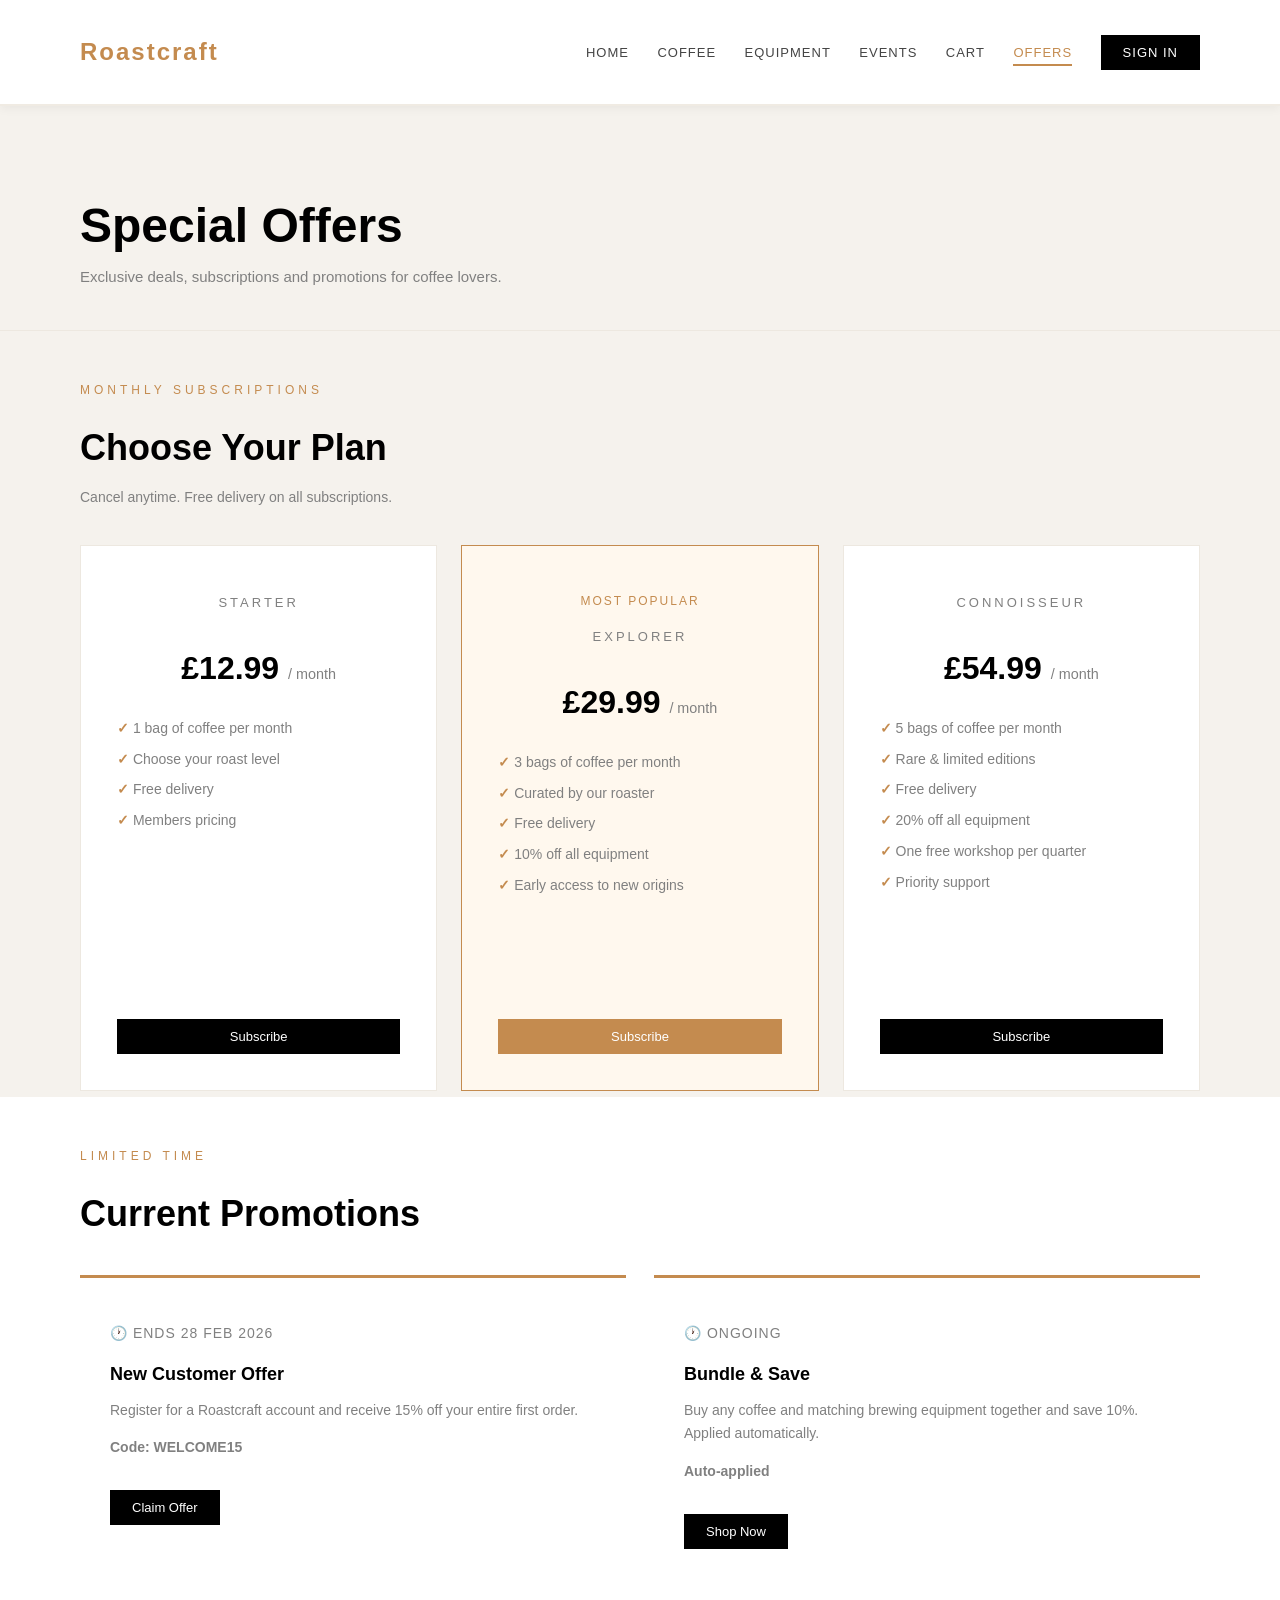
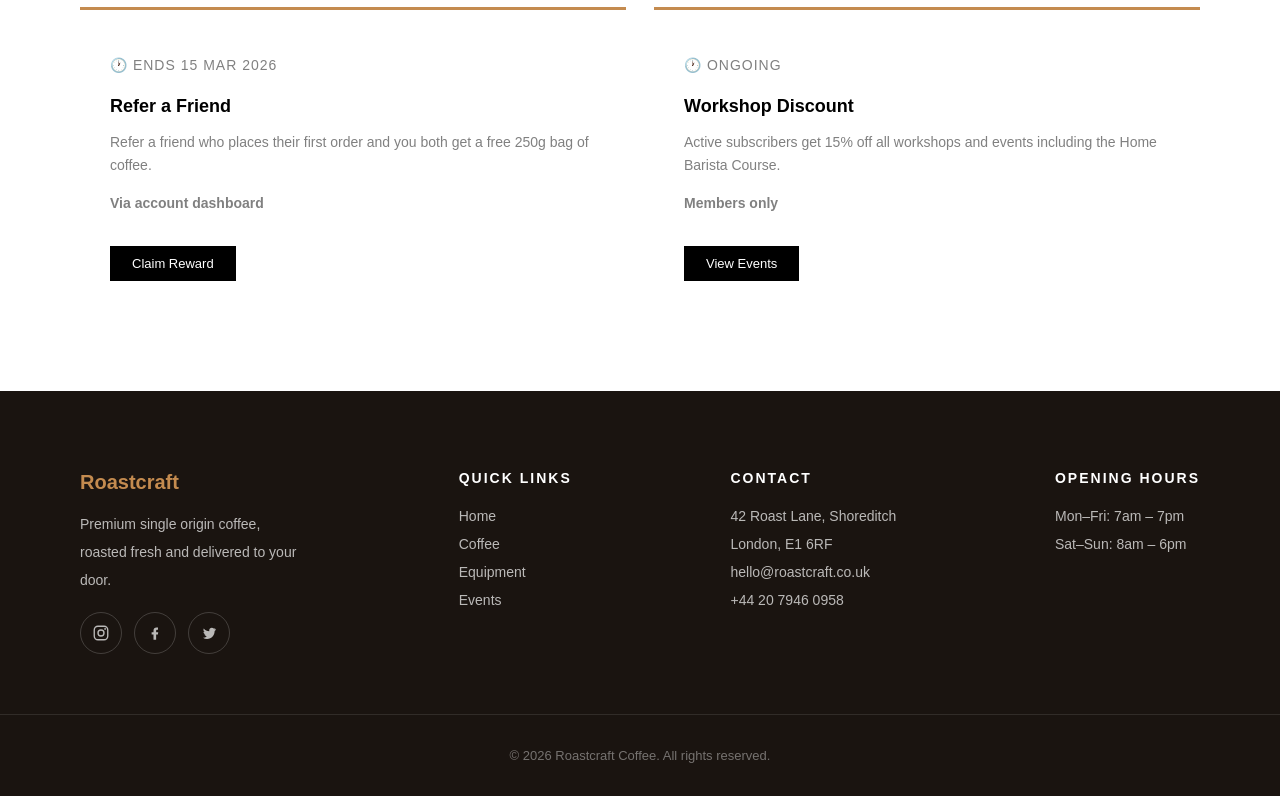
<file: offers.html>
<!DOCTYPE html>
<html lang="en">
<head>

<meta charset="UTF-8">
<meta name="viewport" content="width=device-width, initial-scale=1.0">

<title>Special Offers – Roastcraft</title>

<link rel="stylesheet" href="style.css">

</head>

<body>

<header class="navbar">
<h2 class="logo">Roastcraft</h2>
<nav>
<a href="index.html">Home</a>
<a href="coffee.html">Coffee</a>
<a href="equipment.html">Equipment</a>
<a href="events.html">Events</a>
<a href="cart.html">Cart</a>
<a href="offers.html" class="active-link">Offers</a>
<a class="order-btn" href="signin.html">Sign In</a>
</nav>
</header>

<div class="page-header">
  <h1>Special Offers</h1>
  <p class="page-desc">Exclusive deals, subscriptions and promotions for coffee lovers.</p>
</div>

<section class="coffee-section">

  <p class="section-label">Monthly Subscriptions</p>
  <h2>Choose Your Plan</h2>
  <p style="color:gray; margin-top:-20px; margin-bottom:40px; font-size:14px;">Cancel anytime. Free delivery on all subscriptions.</p>

  <div class="offers-grid">

    <div class="offer-card">
      <p class="offer-plan">Starter</p>
      <p class="offer-price">£12.99 <span>/ month</span></p>
      <ul class="offer-list">
        <li>1 bag of coffee per month</li>
        <li>Choose your roast level</li>
        <li>Free delivery</li>
        <li>Members pricing</li>
      </ul>
      <a href="payment.html?mode=offer&plan=Starter%20Subscription&price=12.99" class="coffee-btn" style="display:block; text-align:center;">Subscribe</a>
    </div>

    <div class="offer-card offer-featured">
      <p class="offer-badge"> Most Popular</p>
      <p class="offer-plan">Explorer</p>
      <p class="offer-price">£29.99 <span>/ month</span></p>
      <ul class="offer-list">
        <li>3 bags of coffee per month</li>
        <li>Curated by our roaster</li>
        <li>Free delivery</li>
        <li>10% off all equipment</li>
        <li>Early access to new origins</li>
      </ul>
      <a href="payment.html?mode=offer&plan=Explorer%20Subscription&price=29.99" class="coffee-btn" style="display:block; text-align:center; background:#c48b4f;">Subscribe</a>
    </div>

    <div class="offer-card">
      <p class="offer-plan">Connoisseur</p>
      <p class="offer-price">£54.99 <span>/ month</span></p>
      <ul class="offer-list">
        <li>5 bags of coffee per month</li>
        <li>Rare & limited editions</li>
        <li>Free delivery</li>
        <li>20% off all equipment</li>
        <li>One free workshop per quarter</li>
        <li>Priority support</li>
      </ul>
      <a href="payment.html?mode=offer&plan=Connoisseur%20Subscription&price=54.99" class="coffee-btn" style="display:block; text-align:center;">Subscribe</a>
    </div>

  </div>

</section>

<section class="coffee-section coffee-section-alt">

  <p class="section-label">Limited Time</p>
  <h2>Current Promotions</h2>

  <div class="promo-grid">

    <div class="promo-card">
      <p class="coffee-origin">🕐 Ends 28 Feb 2026</p>
      <h3>New Customer Offer</h3>
      <p>Register for a Roastcraft account and receive 15% off your entire first order.</p>
      <p class="promo-code">Code: WELCOME15</p>
      <a href="payment.html?mode=offer&plan=Welcome15%20First%20Order%20Offer&price=0.00" class="coffee-btn">Claim Offer</a>
    </div>

    <div class="promo-card">
      <p class="coffee-origin">🕐 Ongoing</p>
      <h3>Bundle & Save</h3>
      <p>Buy any coffee and matching brewing equipment together and save 10%. Applied automatically.</p>
      <p class="promo-code">Auto-applied</p>
      <a href="coffee.html" class="coffee-btn">Shop Now</a>
    </div>

    <div class="promo-card">
      <p class="coffee-origin">🕐 Ends 15 Mar 2026</p>
      <h3>Refer a Friend</h3>
      <p>Refer a friend who places their first order and you both get a free 250g bag of coffee.</p>
      <p class="promo-code">Via account dashboard</p>
      <a href="payment.html?mode=offer&plan=Refer%20a%20Friend%20Reward&price=0.00" class="coffee-btn">Claim Reward</a>
    </div>

    <div class="promo-card">
      <p class="coffee-origin">🕐 Ongoing</p>
      <h3>Workshop Discount</h3>
      <p>Active subscribers get 15% off all workshops and events including the Home Barista Course.</p>
      <p class="promo-code">Members only</p>
      <a href="events.html" class="coffee-btn">View Events</a>
    </div>

  </div>

</section>

<footer class="footer">

  <div class="footer-top">

    <div class="footer-col">
      <h3>Roastcraft</h3>
      <p>Premium single origin coffee, roasted fresh and delivered to your door.</p>
      <div class="footer-social">
        <a href="#" aria-label="Instagram">
          <svg viewBox="0 0 24 24" aria-hidden="true">
            <rect x="3" y="3" width="18" height="18" rx="5" ry="5"></rect>
            <circle cx="12" cy="12" r="4"></circle>
            <circle cx="17.5" cy="6.5" r="1.2" fill="currentColor" stroke="none"></circle>
          </svg>
        </a>
        <a href="#" aria-label="Facebook">
          <svg viewBox="0 0 24 24" aria-hidden="true">
            <path d="M13.5 21v-7h2.4l.4-3h-2.8V9.1c0-.9.3-1.6 1.6-1.6H16V4.8c-.2 0-1-.1-2-.1-2.4 0-4 1.5-4 4.2V11H7.5v3H10v7h3.5z" fill="currentColor" stroke="none"></path>
          </svg>
        </a>
        <a href="#" aria-label="Twitter">
          <svg viewBox="0 0 24 24" aria-hidden="true">
            <path d="M21 6.5c-.6.3-1.3.5-2 .6.7-.4 1.3-1.1 1.6-1.9-.7.4-1.5.7-2.3.9A3.5 3.5 0 0 0 12.3 9c0 .3 0 .6.1.8-2.9-.1-5.6-1.6-7.3-3.8-.3.5-.5 1.1-.5 1.8 0 1.2.6 2.3 1.6 2.9-.6 0-1.1-.2-1.6-.4 0 0 0 .1 0 .1 0 1.7 1.2 3.1 2.8 3.4-.3.1-.6.1-.9.1-.2 0-.4 0-.7-.1.4 1.4 1.8 2.4 3.3 2.4A7 7 0 0 1 4 18.3 9.9 9.9 0 0 0 9.4 20c6.5 0 10.1-5.5 10.1-10.2v-.5c.7-.5 1.2-1 1.5-1.8z" fill="currentColor" stroke="none"></path>
          </svg>
        </a>
      </div>
    </div>

    <div class="footer-col">
      <h4>Quick Links</h4>
      <a href="index.html">Home</a>
      <a href="coffee.html">Coffee</a>
      <a href="equipment.html">Equipment</a>
      <a href="events.html">Events</a>
    </div>

    <div class="footer-col">
      <h4>Contact</h4>
      <p>42 Roast Lane, Shoreditch</p>
      <p>London, E1 6RF</p>
      <p>hello@roastcraft.co.uk</p>
      <p>+44 20 7946 0958</p>
    </div>

    <div class="footer-col">
      <h4>Opening Hours</h4>
      <p>Mon–Fri: 7am – 7pm</p>
      <p>Sat–Sun: 8am – 6pm</p>
    </div>

  </div>

  <div class="footer-bottom">
    <p>© 2026 Roastcraft Coffee. All rights reserved.</p>
  </div>

</footer>

<script src="script.js"></script>

</body>
</html>
</file>
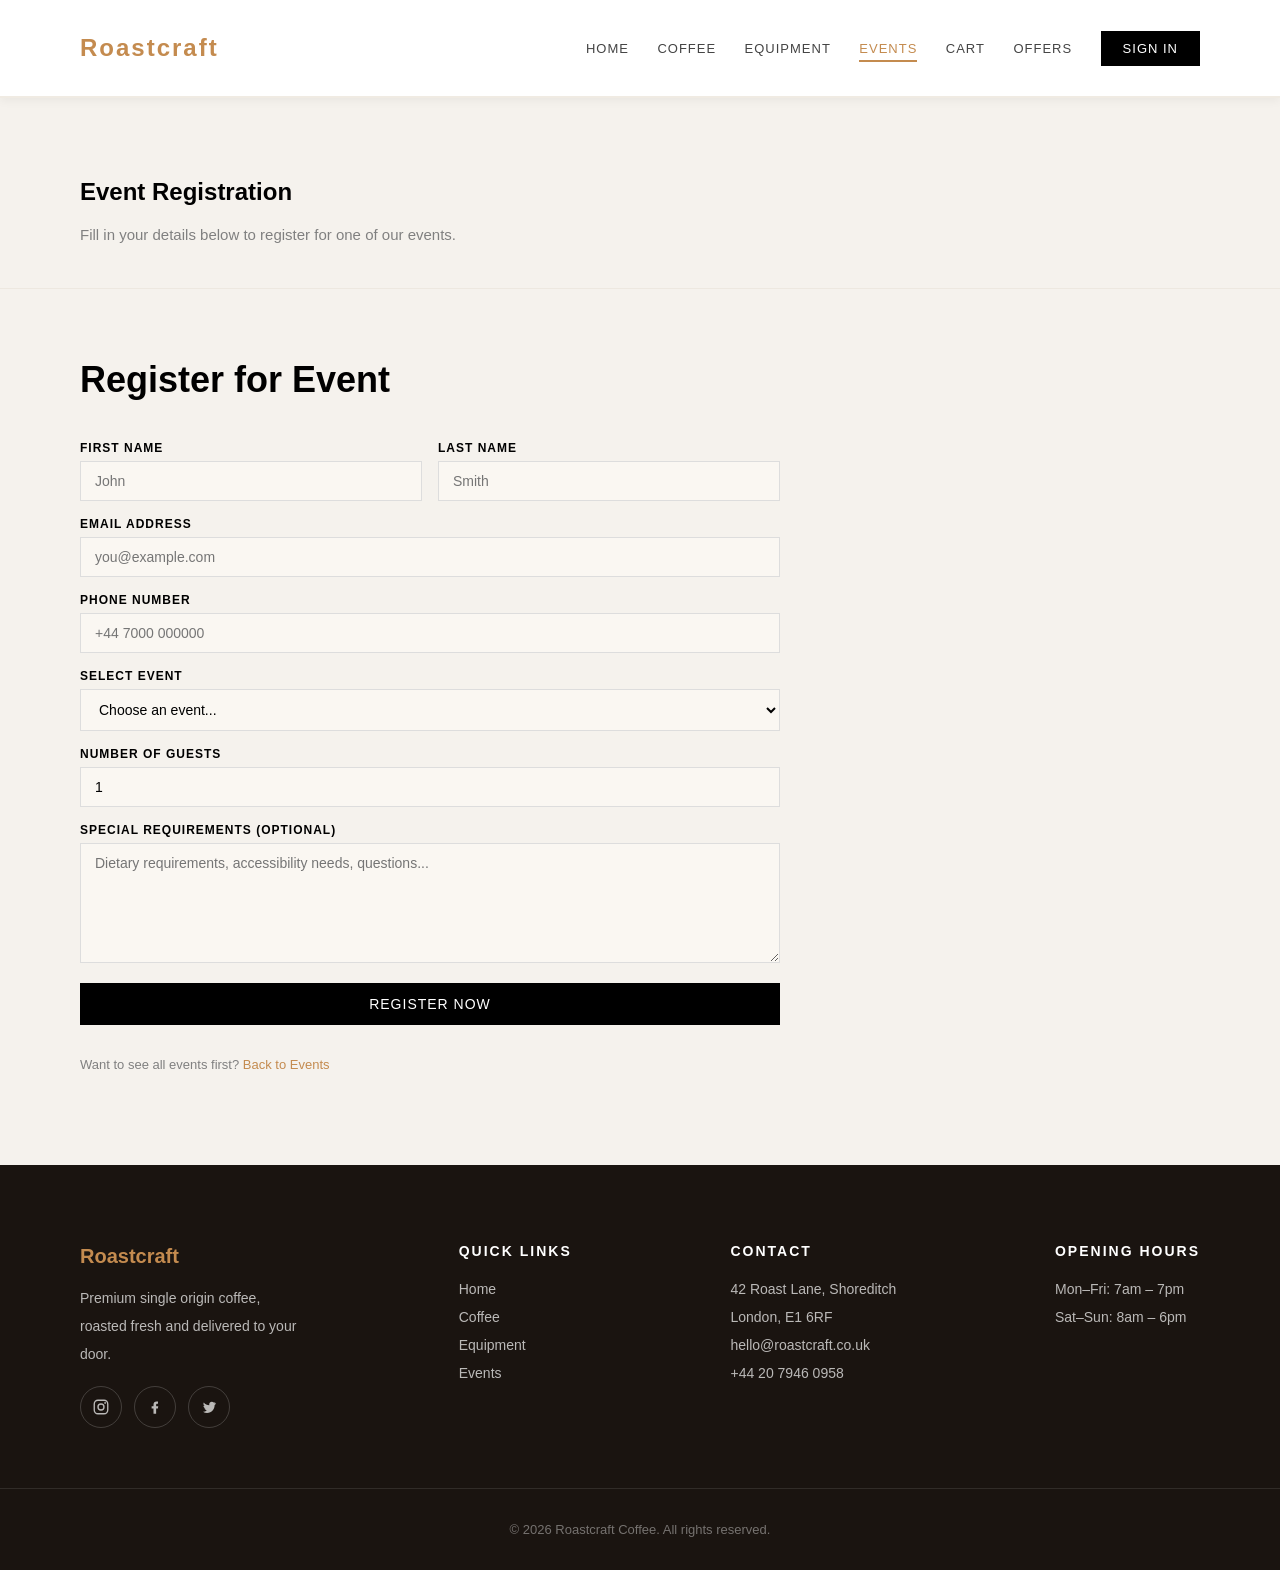
<file: register.html>
<!DOCTYPE html>
<html lang="en">
<head>

<meta charset="UTF-8">
<meta name="viewport" content="width=device-width, initial-scale=1.0">

<title>Register for Event – Roastcraft</title>

<link rel="stylesheet" href="style.css">

</head>

<body>

<header class="navbar">

<h1 class="logo">Roastcraft</h1>

<nav>

<a href="index.html">Home</a>
<a href="coffee.html">Coffee</a>
<a href="equipment.html">Equipment</a>
<a href="events.html" class="active-link">Events</a>
<a href="cart.html">Cart</a>
<a href="offers.html">Offers</a>

<a class="order-btn" href="signin.html">Sign In</a>

</nav>

</header>

<div class="page-header">
  <h2>Event Registration</h2>
  <p class="page-desc">Fill in your details below to register for one of our events.</p>
</div>

<section class="coffee-section">
  <h2>Register for Event</h2>

  <div style="max-width:700px;">

    <div id="form-success" style="display:none; background:#e8f5e9; border-left:4px solid #4caf50; padding:16px 20px; margin-bottom:24px;">
      <strong>Registration received!</strong> We'll be in touch with confirmation details shortly.
    </div>

    <form id="event-form">

      <div class="form-row">
        <div class="form-group">
          <label>First Name</label>
          <input type="text" placeholder="John" required>
        </div>
        <div class="form-group">
          <label>Last Name</label>
          <input type="text" placeholder="Smith" required>
        </div>
      </div>

      <div class="form-group">
        <label>Email Address</label>
        <input type="email" placeholder="you@example.com" required>
      </div>

      <div class="form-group">
        <label>Phone Number</label>
        <input type="tel" placeholder="+44 7000 000000">
      </div>

      <div class="form-group">
        <label>Select Event</label>
        <select required>
          <option value="" disabled selected>Choose an event...</option>
          <option>Coffee Tasting Session – 15 Feb · £25</option>
          <option>Brewing Masterclass – 22 Feb · £40</option>
          <option>Meet the Roaster – 1 Mar · Free</option>
          <option>Latte Art for Beginners – 8 Mar · £35</option>
          <option>Origin Story: Ethiopia – 15 Mar · £20</option>
          <option>Home Barista Course – 29 Mar · £95</option>
        </select>
      </div>

      <div class="form-group">
        <label>Number of Guests</label>
        <input type="number" min="1" max="10" placeholder="1" value="1">
      </div>

      <div class="form-group">
        <label>Special Requirements (optional)</label>
        <textarea placeholder="Dietary requirements, accessibility needs, questions..."></textarea>
      </div>

      <button type="submit" class="auth-submit">Register Now</button>

      <p style="margin-top:16px; font-size:13px; color:gray;">
        Want to see all events first?
        <a href="events.html" style="color:#c48b4f; text-decoration:none;">Back to Events</a>
      </p>

    </form>

  </div>

</section>

<footer class="footer">

  <div class="footer-top">

    <div class="footer-col">
      <h3>Roastcraft</h3>
      <p>Premium single origin coffee, roasted fresh and delivered to your door.</p>
      <div class="footer-social">
        <a href="#" aria-label="Instagram">
          <svg viewBox="0 0 24 24" aria-hidden="true">
            <rect x="3" y="3" width="18" height="18" rx="5" ry="5"></rect>
            <circle cx="12" cy="12" r="4"></circle>
            <circle cx="17.5" cy="6.5" r="1.2" fill="currentColor" stroke="none"></circle>
          </svg>
        </a>
        <a href="#" aria-label="Facebook">
          <svg viewBox="0 0 24 24" aria-hidden="true">
            <path d="M13.5 21v-7h2.4l.4-3h-2.8V9.1c0-.9.3-1.6 1.6-1.6H16V4.8c-.2 0-1-.1-2-.1-2.4 0-4 1.5-4 4.2V11H7.5v3H10v7h3.5z" fill="currentColor" stroke="none"></path>
          </svg>
        </a>
        <a href="#" aria-label="Twitter">
          <svg viewBox="0 0 24 24" aria-hidden="true">
            <path d="M21 6.5c-.6.3-1.3.5-2 .6.7-.4 1.3-1.1 1.6-1.9-.7.4-1.5.7-2.3.9A3.5 3.5 0 0 0 12.3 9c0 .3 0 .6.1.8-2.9-.1-5.6-1.6-7.3-3.8-.3.5-.5 1.1-.5 1.8 0 1.2.6 2.3 1.6 2.9-.6 0-1.1-.2-1.6-.4 0 0 0 .1 0 .1 0 1.7 1.2 3.1 2.8 3.4-.3.1-.6.1-.9.1-.2 0-.4 0-.7-.1.4 1.4 1.8 2.4 3.3 2.4A7 7 0 0 1 4 18.3 9.9 9.9 0 0 0 9.4 20c6.5 0 10.1-5.5 10.1-10.2v-.5c.7-.5 1.2-1 1.5-1.8z" fill="currentColor" stroke="none"></path>
          </svg>
        </a>
      </div>
    </div>

    <div class="footer-col">
      <h4>Quick Links</h4>
      <a href="index.html">Home</a>
      <a href="coffee.html">Coffee</a>
      <a href="equipment.html">Equipment</a>
      <a href="events.html">Events</a>
    </div>

    <div class="footer-col">
      <h4>Contact</h4>
      <p>42 Roast Lane, Shoreditch</p>
      <p>London, E1 6RF</p>
      <p>hello@roastcraft.co.uk</p>
      <p>+44 20 7946 0958</p>
    </div>

    <div class="footer-col">
      <h4>Opening Hours</h4>
      <p>Mon–Fri: 7am – 7pm</p>
      <p>Sat–Sun: 8am – 6pm</p>
    </div>

  </div>

  <div class="footer-bottom">
    <p>© 2026 Roastcraft Coffee. All rights reserved.</p>
  </div>

</footer>

<script>
document.getElementById('event-form').addEventListener('submit', function(e){
  e.preventDefault();
  document.getElementById('form-success').style.display = 'block';
  this.reset();
  window.scrollTo({ top: 0, behavior: 'smooth' });
});
</script>

<script src="script.js"></script>

</body>
</html>
</file>
<file: style.css>
body{
font-family: Arial;
margin:0;
background:#f5f2ed;
}


.navbar{
display:flex;
justify-content:space-between;
align-items:center;
padding:18px 80px;
background:white;
border-bottom:2px solid #f0ebe3;
position:sticky;
top:0;
z-index:100;
box-shadow:0 2px 10px rgba(0,0,0,0.06);
}

.navbar a{
margin-left:24px;
text-decoration:none;
color:#444;
font-size:13px;
letter-spacing:1px;
text-transform:uppercase;
font-weight:500;
padding-bottom:4px;
border-bottom:2px solid transparent;
transition:color 0.2s, border-bottom 0.2s;
}

.navbar a:hover{
color:#c48b4f;
border-bottom:2px solid #c48b4f;
}

.logo{
color:#c48b4f;
font-size:1.5rem;
letter-spacing:2px;
}

.order-btn{
background:black !important;
color:white !important;
padding:10px 22px !important;
border-bottom:none !important;
font-size:13px;
letter-spacing:1px;
transition:background 0.2s !important;
}

.order-btn:hover{
background:#c48b4f !important;
color:white !important;
border-bottom:none !important;
}


.hero{
text-align:center;
margin-top:120px;
margin-bottom:120px;
}

.hero h1{
font-size:70px;
}

.hero span{
color:#c48b4f;
}

.small-text{
letter-spacing:3px;
}

.desc{
color:gray;
}

.buttons{
margin-top:30px;
}

.btn1{
background:black;
color:white;
padding:12px 30px;
border:none;
cursor:pointer;
}

.btn1:hover{
background:#c48b4f;
}

.btn2{
padding:12px 30px;
border:1px solid black;
background:white;
cursor:pointer;
}

.btn2:hover{
background:black;
color:white;
}

a.btn1, a.btn2{
text-decoration:none;
display:inline-block;
}


.popup{
display:none;
position:fixed;
top:0;
left:0;
width:100%;
height:100%;
background:rgba(0,0,0,0.5);
z-index:999;
}

.popup-content{
background:white;
padding:30px;
width:300px;
margin:200px auto;
text-align:center;
position:relative;
border-radius:12px;
}

.popup-close{
position:absolute;
top:10px;
right:14px;
background:none;
border:none;
font-size:20px;
cursor:pointer;
color:gray;
}

.signup-btn{
display:inline-block;
background:#c48b4f;
color:white;
padding:10px 24px;
text-decoration:none;
margin-bottom:10px;
}

.popup-form{
display:flex;
flex-direction:column;
gap:10px;
margin:16px 0;
}

.captcha-box{
display:flex;
align-items:center;
justify-content:space-between;
gap:10px;
padding:10px 12px;
background:#faf7f2;
border:1.5px solid #ddd;
}

.captcha-question{
font-size:14px;
font-weight:600;
color:#333;
}

.captcha-refresh{
background:none;
border:none;
color:#c48b4f;
font-family:Arial;
font-size:13px;
cursor:pointer;
}

.captcha-refresh:hover{
text-decoration:underline;
}

.popup-form input{
padding:11px 14px;
border:1.5px solid #ddd;
font-family:Arial;
font-size:14px;
outline:none;
}

.popup-form input:focus{
border-color:#c48b4f;
}

.popup-form button{
background:black;
color:white;
padding:12px;
border:none;
font-family:Arial;
font-size:14px;
letter-spacing:1px;
text-transform:uppercase;
cursor:pointer;
}

.popup-form button:hover{
background:#c48b4f;
}

.popup-small{
font-size:12px;
color:gray;
margin-top:8px;
}

.popup-small a{
color:#c48b4f;
text-decoration:none;
}


.login-container{
width:300px;
margin:150px auto;
text-align:center;
}

.login-container input{
display:block;
width:100%;
padding:10px;
margin:10px 0;
}


.slideshow{
position:relative;
width:100%;
height:clamp(360px, 58vw, 520px);
overflow:hidden;
background:#20140d;
}

.slide{
position:absolute;
top:0;
left:0;
width:100%;
height:100%;
display:flex;
justify-content:center;
align-items:center;
opacity:0;
transition:opacity 0.8s ease;
pointer-events:none;
}

.slide.active{
opacity:1;
pointer-events:all;
}

.slide img{
position:absolute;
width:100%;
height:100%;
object-fit:cover;
object-position:center;
top:0;
left:0;
z-index:0;
display:block;
}

.slide::after{
content:'';
position:absolute;
top:0;
left:0;
width:100%;
height:100%;
background:rgba(0,0,0,0.45);
z-index:1;
}

.slide-text{
position:relative;
z-index:2;
text-align:center;
color:white;
padding:20px;
}

.slide-tag{
font-size:12px;
letter-spacing:4px;
color:#c48b4f;
margin-bottom:16px;
}

.slide-text h2{
font-size:52px;
font-weight:700;
line-height:1.1;
margin-bottom:16px;
}

.slide-text h2 span{
color:#c48b4f;
font-style:italic;
}

.slide-desc{
font-size:16px;
color:rgba(255,255,255,0.7);
max-width:400px;
margin:0 auto;
}

@media (max-width:768px){
.slideshow{
height:340px;
}

.slide img{
object-fit:contain;
}

.slide-text{
padding:18px;
}

.slide-text h2{
font-size:36px;
}
}

.slide-arrow{
position:absolute;
top:50%;
transform:translateY(-50%);
background:rgba(255,255,255,0.15);
color:white;
border:none;
font-size:22px;
padding:12px 18px;
cursor:pointer;
z-index:3;
}

.slide-arrow:hover{
background:#c48b4f;
}

.slide-arrow.left{ left:24px; }
.slide-arrow.right{ right:24px; }

.slide-dots{
position:absolute;
bottom:18px;
width:100%;
text-align:center;
z-index:3;
}

.dot{
display:inline-block;
width:10px;
height:10px;
margin:0 5px;
background:rgba(255,255,255,0.4);
border-radius:50%;
cursor:pointer;
}

.dot.active{
background:#c48b4f;
}


.why-us{
text-align:center;
padding:80px 40px;
background:white;
}

.why-tag{
font-size:12px;
letter-spacing:4px;
color:#c48b4f;
margin-bottom:10px;
}

.why-us h2{
font-size:36px;
margin-bottom:50px;
}

.why-cards{
display:flex;
justify-content:center;
gap:40px;
flex-wrap:wrap;
}

.why-card{
width:250px;
padding:30px;
border-top:3px solid #c48b4f;
background:#f5f2ed;
transition:transform 0.2s, box-shadow 0.2s;
}

.why-card:hover{
transform:translateY(-6px);
box-shadow:0 12px 30px rgba(0,0,0,0.1);
}

.why-card-img{
width:100%;
height:180px;
overflow:hidden;
margin-bottom:20px;
background:#f5f2ed;
display:flex;
align-items:center;
justify-content:center;
}

.why-card-img img{
width:100%;
height:100%;
object-fit:contain;
object-position:center;
padding:10px;
display:block;
transition:transform 0.3s;
}

.why-card:hover .why-card-img img{
transform:scale(1.05);
}

.why-card h3{
font-size:18px;
margin-bottom:10px;
}

.why-card p{
color:gray;
font-size:14px;
line-height:1.7;
}


.stats-section{
display:flex;
justify-content:center;
gap:0;
background:#1a1410;
}

.stat{
flex:1;
text-align:center;
padding:50px 20px;
border-right:1px solid rgba(255,255,255,0.1);
}

.stat:last-child{
border-right:none;
}

.stat h2{
font-size:42px;
color:#c48b4f;
margin-bottom:8px;
}

.stat p{
color:rgba(255,255,255,0.6);
font-size:14px;
letter-spacing:2px;
text-transform:uppercase;
margin:0;
}


.featured{
text-align:center;
padding:80px 40px;
background:#f5f2ed;
}

.featured-tag{
font-size:12px;
letter-spacing:4px;
color:#c48b4f;
margin-bottom:10px;
}

.featured h2{
font-size:36px;
margin-bottom:50px;
}

.featured-cards{
display:flex;
justify-content:center;
gap:30px;
flex-wrap:wrap;
margin-bottom:40px;
}

.featured-card{
width:260px;
background:white;
padding:30px;
border-top:3px solid #c48b4f;
text-align:center;
transition:transform 0.2s, box-shadow 0.2s;
}

.featured-card:hover{
transform:translateY(-6px);
box-shadow:0 12px 30px rgba(0,0,0,0.1);
}

.featured-card-img{
width:100%;
height:200px;
overflow:hidden;
margin-bottom:16px;
display:flex;
align-items:center;
justify-content:center;
}

.featured-card-img img{
width:100%;
height:100%;
object-fit:contain;
object-position:center;
padding:10px;
background:#f5f2ed;
display:block;
}

.featured-img{
font-size:48px;
margin-bottom:16px;
}

.featured-card h3{
font-size:18px;
margin-bottom:10px;
}

.featured-card p{
color:gray;
font-size:14px;
line-height:1.7;
}

.featured-price{
color:#c48b4f;
font-size:16px;
font-weight:bold;
margin-top:12px;
}

.featured-btn{
display:inline-block;
margin-top:16px;
background:black;
color:white;
padding:10px 24px;
text-decoration:none;
font-size:14px;
}

.featured-btn:hover{
background:#c48b4f;
}

.view-all{
display:inline-block;
margin-top:10px;
color:#c48b4f;
text-decoration:none;
font-size:15px;
letter-spacing:1px;
border-bottom:1px solid #c48b4f;
padding-bottom:2px;
}


.map-section{
text-align:center;
padding:80px 40px;
background:white;
}

.map-tag{
font-size:12px;
letter-spacing:4px;
color:#c48b4f;
margin-bottom:10px;
}

.map-section h2{
font-size:36px;
margin-bottom:50px;
}

.map-container{
display:flex;
justify-content:center;
align-items:flex-start;
gap:40px;
flex-wrap:wrap;
max-width:1000px;
margin:0 auto;
}

.map-info{
text-align:left;
min-width:220px;
}

.map-info h3{
font-size:20px;
margin-bottom:16px;
color:#c48b4f;
}

.map-info p{
color:gray;
font-size:15px;
line-height:2;
margin:0;
}

.map-frame{
flex:1;
min-width:300px;
}


.footer{
background:#1a1410;
color:rgba(255,255,255,0.7);
}

.footer-top{
display:flex;
justify-content:space-between;
flex-wrap:wrap;
gap:40px;
padding:60px 80px;
}

.footer-col h3{
color:#c48b4f;
font-size:20px;
margin-bottom:16px;
}

.footer-col h4{
color:white;
font-size:14px;
letter-spacing:2px;
text-transform:uppercase;
margin-bottom:16px;
}

.footer-col p{
font-size:14px;
line-height:2;
margin:0;
max-width:220px;
}

.footer-social{
display:flex;
gap:12px;
margin-top:18px;
}

.footer-social a{
display:flex;
align-items:center;
justify-content:center;
width:40px;
height:40px;
border:1px solid rgba(255,255,255,0.18);
border-radius:50%;
color:#f5ede4;
line-height:1;
padding:0;
text-decoration:none;
transition:background 0.25s ease, color 0.25s ease, border-color 0.25s ease, transform 0.25s ease;
}

.footer-col .footer-social a{
display:flex;
align-items:center;
justify-content:center;
line-height:1;
}

.footer-social a:hover{
background:#c48b4f;
color:#1a1410;
border-color:#c48b4f;
transform:translateY(-2px);
}

.footer-social svg{
width:18px;
height:18px;
display:block;
fill:none;
stroke:currentColor;
stroke-width:1.8;
stroke-linecap:round;
stroke-linejoin:round;
}

.footer-col a{
display:block;
color:rgba(255,255,255,0.7);
text-decoration:none;
font-size:14px;
line-height:2;
}

.footer-col a:hover{
color:#c48b4f;
}

.footer-bottom{
text-align:center;
padding:20px;
border-top:1px solid rgba(255,255,255,0.1);
font-size:13px;
color:rgba(255,255,255,0.4);
}


.auth-wrapper{
min-height:80vh;
display:flex;
justify-content:center;
align-items:center;
padding:60px 20px;
background:#f5f2ed;
}

.auth-box{
background:white;
padding:48px 40px;
width:100%;
max-width:460px;
}

.auth-logo{
font-size:1.8rem;
text-align:center;
margin-bottom:6px;
color:black;
}

.auth-logo span{
color:#c48b4f;
}

.auth-sub{
text-align:center;
color:gray;
font-size:14px;
margin-bottom:28px;
}

.auth-tabs{
display:flex;
border-bottom:2px solid #ede8e0;
margin-bottom:24px;
}

.auth-tab{
flex:1;
padding:10px;
background:none;
border:none;
border-bottom:2px solid transparent;
margin-bottom:-2px;
font-size:14px;
letter-spacing:1px;
text-transform:uppercase;
cursor:pointer;
color:gray;
font-family:Arial;
}

.auth-tab.active{
color:black;
border-bottom-color:#c48b4f;
}

.auth-form{
display:none;
}

.auth-form.active{
display:block;
}

.offer-banner{
background:#fff8ee;
border-left:3px solid #c48b4f;
padding:12px 16px;
margin-bottom:22px;
font-size:13px;
color:#555;
}

.form-group{
margin-bottom:16px;
}

.form-group label{
display:block;
font-size:12px;
letter-spacing:1px;
text-transform:uppercase;
margin-bottom:6px;
font-weight:600;
}

.form-group input{
width:100%;
padding:11px 14px;
border:1.5px solid #ddd;
font-family:Arial;
font-size:14px;
background:#faf7f2;
outline:none;
box-sizing:border-box;
}

.form-group input:focus{
border-color:#c48b4f;
}

.form-row{
display:grid;
grid-template-columns:1fr 1fr;
gap:16px;
}

.auth-submit{
width:100%;
background:black;
color:white;
padding:13px;
border:none;
font-family:Arial;
font-size:14px;
letter-spacing:1px;
text-transform:uppercase;
cursor:pointer;
margin-bottom:16px;
}

.auth-submit:hover{
background:#c48b4f;
}

.auth-switch{
text-align:center;
font-size:13px;
color:gray;
}

.auth-switch a{
color:#c48b4f;
text-decoration:none;
}


.page-header{
background:#f5f2ed;
padding:60px 80px;
border-bottom:1px solid #ede8e0;
}

.page-header h1{
font-size:48px;
margin-bottom:10px;
}

.page-desc{
color:gray;
font-size:15px;
}

.section-label{
font-size:12px;
letter-spacing:4px;
color:#c48b4f;
text-transform:uppercase;
margin-bottom:10px;
}


.coffee-section{
padding:80px;
background:#f5f2ed;
}

.coffee-section-alt{
background:white;
}

.coffee-section h2{
font-size:36px;
margin-bottom:40px;
}

.coffee-grid{
display:grid;
grid-template-columns:repeat(3, 1fr);
gap:28px;
}

.coffee-card{
background:white;
border-top:3px solid #c48b4f;
overflow:hidden;
transition:transform 0.2s, box-shadow 0.2s;
}

.coffee-card:hover{
transform:translateY(-6px);
box-shadow:0 12px 30px rgba(0,0,0,0.1);
}

.coffee-section-alt .coffee-card{
background:#f5f2ed;
}

.coffee-icon{
font-size:40px;
margin-bottom:14px;
}

.coffee-card h3{
font-size:18px;
margin-bottom:8px;
}

.coffee-origin{
font-size:12px;
letter-spacing:1px;
color:#c48b4f;
text-transform:uppercase;
margin-bottom:10px;
}

.coffee-card p{
color:gray;
font-size:14px;
line-height:1.7;
}

.coffee-price{
color:#c48b4f;
font-size:16px;
font-weight:bold;
margin-top:12px !important;
}

.coffee-btn{
display:inline-block;
margin-top:16px;
background:black;
color:white;
padding:10px 22px;
text-decoration:none;
font-size:13px;
}

.coffee-btn:hover{
background:#c48b4f;
}

.product-actions{
display:flex;
align-items:end;
gap:12px;
margin-top:16px;
}

.product-actions .coffee-btn{
margin-top:0;
}

.qty-picker{
display:flex;
flex-direction:column;
gap:6px;
font-size:11px;
letter-spacing:1px;
text-transform:uppercase;
color:gray;
}

.qty-input{
width:78px;
padding:10px 12px;
border:1.5px solid #ddd;
font-family:Arial;
font-size:14px;
background:white;
outline:none;
box-sizing:border-box;
}

.qty-input:focus{
border-color:#c48b4f;
}

.coffee-card-img{
width:100%;
height:220px;
overflow:hidden;
background:#f5f2ed;
display:flex;
align-items:center;
justify-content:center;
}

.coffee-card-img img{
width:100%;
height:100%;
object-fit:contain;
object-position:center;
padding:10px;
display:block;
transition:transform 0.3s;
}

.coffee-card:hover .coffee-card-img img{
transform:scale(1.05);
}

.product-page .coffee-card-img img{
transform:scale(1.28);
}

.product-page .coffee-card:hover .coffee-card-img img{
transform:scale(1.34);
}

.coffee-card-body{
padding:24px;
}

.coffee-card-body h3{
font-size:18px;
margin-bottom:8px;
}

.coffee-card-body p{
color:gray;
font-size:14px;
line-height:1.7;
}


.search-bar{
padding:30px 80px 0;
background:#f5f2ed;
display:flex;
justify-content:center;
}

.search-bar input{
width:50%;
height:45px;
padding:0 20px;
border:1.5px solid #ddd;
font-family:Arial;
font-size:15px;
background:white;
outline:none;
box-sizing:border-box;
}

.search-bar input:focus{
border-color:#c48b4f;
}


.form-group select{
width:100%;
padding:11px 14px;
border:1.5px solid #ddd;
font-family:Arial;
font-size:14px;
background:#faf7f2;
outline:none;
box-sizing:border-box;
}

.form-group select:focus{
border-color:#c48b4f;
}

.form-group textarea{
width:100%;
padding:11px 14px;
border:1.5px solid #ddd;
font-family:Arial;
font-size:14px;
background:#faf7f2;
outline:none;
box-sizing:border-box;
height:120px;
resize:vertical;
}

.form-group textarea:focus{
border-color:#c48b4f;
}


.cart-layout{
display:grid;
grid-template-columns:1fr 320px;
gap:48px;
align-items:start;
}

.cart-left h2{
font-size:28px;
margin-bottom:24px;
}

.cart-item{
display:flex;
justify-content:space-between;
align-items:center;
padding:18px 0;
border-bottom:1px solid #ede8e0;
}

.cart-item-info h4{
font-size:16px;
margin-bottom:4px;
}

.cart-item-info p{
color:gray;
font-size:13px;
}

.cart-item-right{
display:flex;
align-items:center;
gap:16px;
}

.cart-qty-controls{
display:flex;
align-items:center;
gap:8px;
}

.qty-btn{
width:32px;
height:32px;
border:1px solid #d9d2c7;
background:white;
color:#333;
font-size:18px;
cursor:pointer;
}

.qty-btn:hover{
background:#c48b4f;
border-color:#c48b4f;
color:white;
}

.cart-qty-input{
width:58px;
height:32px;
padding:4px 8px;
border:1px solid #d9d2c7;
font-family:Arial;
font-size:14px;
text-align:center;
box-sizing:border-box;
}

.cart-price{
font-weight:600;
color:#c48b4f;
font-size:16px;
}

.remove-btn{
background:none;
border:none;
color:gray;
font-size:16px;
cursor:pointer;
}

.remove-btn:hover{
color:red;
}

.cart-summary{
background:white;
padding:36px;
border:1.5px solid #ede8e0;
position:sticky;
top:90px;
transition:box-shadow 0.2s;
}

.cart-summary:hover{
box-shadow:0 12px 30px rgba(0,0,0,0.1);
}

.cart-summary h2{
font-size:22px;
margin-bottom:24px;
}

.summary-row{
display:flex;
justify-content:space-between;
margin-bottom:12px;
font-size:15px;
color:gray;
}

.summary-total{
display:flex;
justify-content:space-between;
font-size:18px;
font-weight:600;
border-top:1.5px solid #ede8e0;
padding-top:16px;
margin-top:16px;
}

.cart-note{
font-size:13px;
color:gray;
text-align:center;
margin-top:20px;
}

.cart-note a{
color:#c48b4f;
text-decoration:none;
}


.offer-card{
background:white;
padding:36px;
border:1.5px solid #ede8e0;
text-align:center;
transition:transform 0.2s, box-shadow 0.2s;
}

.offer-card:hover{
transform:translateY(-6px);
box-shadow:0 12px 30px rgba(0,0,0,0.1);
}

.offer-featured{
border-color:#c48b4f;
background:#fff8ee;
}

.offer-badge{
font-size:12px;
letter-spacing:2px;
color:#c48b4f;
text-transform:uppercase;
margin-bottom:8px;
}

.offer-plan{
font-size:13px;
letter-spacing:3px;
text-transform:uppercase;
color:gray;
margin-bottom:8px;
}

.offer-price{
font-size:2rem;
font-weight:700;
margin-bottom:6px;
}

.offer-price span{
font-size:0.9rem;
font-weight:400;
color:gray;
}

.offer-list{
list-style:none;
padding:0;
color:gray;
font-size:14px;
line-height:2.2;
margin:20px 0 28px;
text-align:left;
}

.offer-list li::before{
content:"✓  ";
color:#c48b4f;
font-weight:bold;
}


.promo-grid{
display:grid;
grid-template-columns:repeat(2, 1fr);
gap:28px;
}

.promo-card{
background:white;
padding:30px;
border-top:3px solid #c48b4f;
transition:transform 0.2s, box-shadow 0.2s;
}

.promo-card:hover{
transform:translateY(-6px);
box-shadow:0 12px 30px rgba(0,0,0,0.1);
}

.promo-card h3{
font-size:18px;
margin-bottom:10px;
}

.promo-card p{
color:gray;
font-size:14px;
line-height:1.7;
}

.promo-code{
font-size:1.1rem;
font-weight:700;
color:#c48b4f;
margin:14px 0 !important;
}


.why-card,
.featured-card,
.coffee-card,
.offer-card,
.promo-card,
.why-us,
.featured,
.map-section,
.coffee-section,
.page-header{
opacity:0;
transform:translateY(30px);
transition:opacity 0.6s ease, transform 0.6s ease;
}

.animate{
opacity:1 !important;
transform:translateY(0) !important;
}


.active-link{
color:#c48b4f !important;
border-bottom:2px solid #c48b4f !important;
}


.events-hero{
background:#1a1410;
padding:100px 80px;
display:flex;
align-items:center;
}

.events-hero-text h1{
font-size:52px;
color:white;
margin-bottom:16px;
}

.events-hero-text p{
color:rgba(255,255,255,0.6);
font-size:16px;
max-width:500px;
}

.offers-grid{
display:grid;
grid-template-columns:repeat(3, 1fr);
gap:24px;
align-items:stretch;
}

.offers-grid .offer-card{
display:flex;
flex-direction:column;
justify-content:space-between;
height:100%;
}

.offers-grid .offer-list{
flex:1;
}

.page-header{
padding-bottom:30px !important;
}

.coffee-section{
padding-top:40px !important;
}


.read-more-btn{
background:none;
border:none;
color:#c48b4f;
font-size:13px;
cursor:pointer;
padding:0;
margin:0;
font-family:Arial;
display:inline;
}

.read-more-btn:hover{
text-decoration:underline;
}

.short-desc{
display:inline;
color:gray;
font-size:14px;
line-height:1.7;
}

.full-desc{
color:gray;
font-size:14px;
line-height:1.7;
}

@media (max-width:1024px){
.navbar,
.page-header,
.coffee-section,
.search-bar,
.footer-top,
.events-hero{
padding-left:32px;
padding-right:32px;
}

.coffee-grid,
.offers-grid{
grid-template-columns:repeat(2, 1fr);
}

.cart-layout{
grid-template-columns:1fr;
}

.cart-summary{
position:static;
}
}

@media (max-width:768px){
body{
overflow-x:hidden;
}

.navbar{
flex-direction:column;
align-items:flex-start;
gap:14px;
padding-top:18px;
padding-bottom:18px;
}

.navbar nav{
display:flex;
flex-wrap:wrap;
gap:10px 14px;
width:100%;
}

.navbar a{
margin-left:0;
}

.hero{
margin-top:72px;
margin-bottom:72px;
padding:0 20px;
}

.hero h1,
.page-header h1,
.events-hero-text h1{
font-size:38px;
}

.why-us,
.featured,
.map-section,
.page-header,
.coffee-section,
.search-bar,
.footer-top,
.events-hero{
padding-left:20px;
padding-right:20px;
}

.why-us,
.featured,
.map-section,
.coffee-section{
padding-top:56px !important;
padding-bottom:56px;
}

.stats-section{
flex-direction:column;
}

.stat{
border-right:none;
border-bottom:1px solid rgba(255,255,255,0.1);
}

.stat:last-child{
border-bottom:none;
}

.featured-cards,
.why-cards,
.map-container{
gap:24px;
}

.coffee-grid,
.offers-grid,
.promo-grid,
.form-row{
grid-template-columns:1fr;
}

.search-bar input{
width:100%;
}

.product-actions{
flex-direction:column;
align-items:stretch;
}

.qty-input,
.product-actions .coffee-btn{
width:100%;
box-sizing:border-box;
}

.cart-item{
flex-direction:column;
align-items:flex-start;
gap:14px;
}

.cart-item-right{
width:100%;
justify-content:space-between;
flex-wrap:wrap;
gap:12px;
}

.cart-qty-controls{
order:1;
}

.cart-price{
order:2;
margin-left:auto;
}

.remove-btn{
order:3;
}

.footer-top{
gap:28px;
}

.footer-col p{
max-width:none;
}
}

@media (max-width:480px){
.slide-text h2{
font-size:30px;
}

.slide-desc,
.page-desc,
.coffee-card p,
.map-info p{
font-size:13px;
}

.coffee-card-body,
.cart-summary,
.offer-card,
.promo-card{
padding:22px;
}

.cart-qty-controls{
width:100%;
justify-content:flex-start;
}

.cart-price{
margin-left:0;
}
}
</file>
